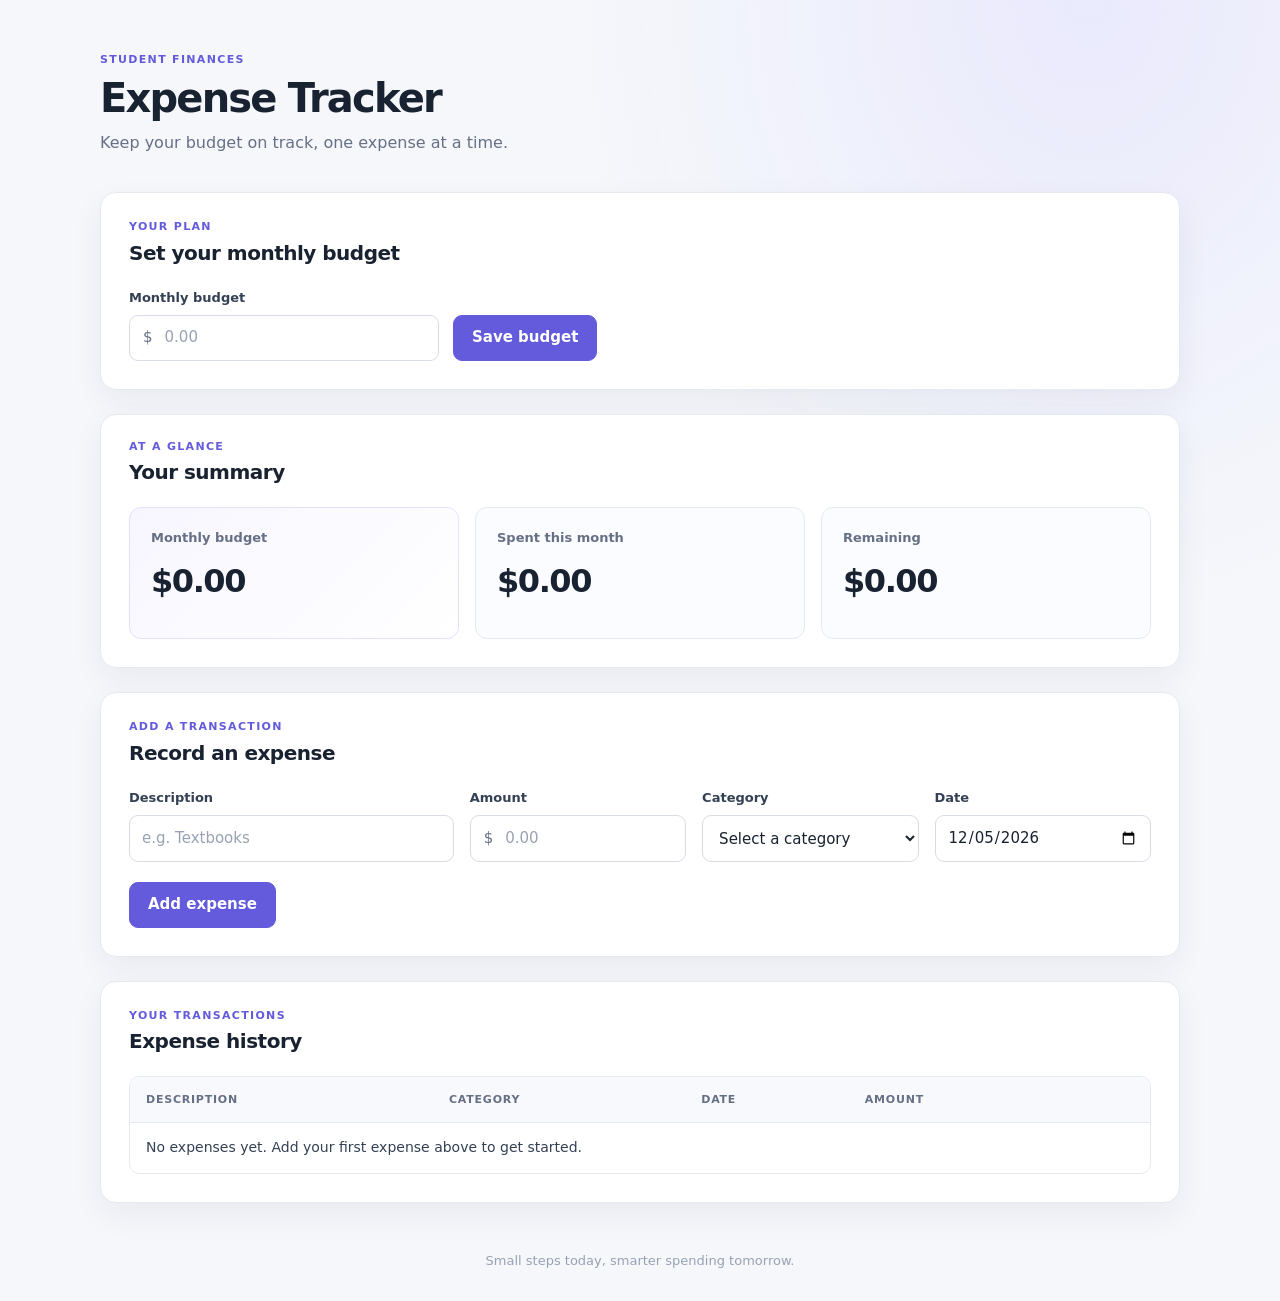
<file: budget_planner/index.html>
<!doctype html>
<html lang="en">
  <head>
    <meta charset="utf-8">
    <meta name="viewport" content="width=device-width, initial-scale=1">
    <meta name="description" content="Track your student budget, expenses, and spending history.">
    <title>Student Expense Tracker</title>
    <link rel="stylesheet" href="style.css">
    <script src="script.js" defer></script>
  </head>
  <body>
    <header class="site-header">
      <div class="container">
        <p class="eyebrow">STUDENT FINANCES</p>
        <h1>Expense Tracker</h1>
        <p>Keep your budget on track, one expense at a time.</p>
      </div>
    </header>

    <main class="container">
      <p class="tracker-status" id="tracker-status" role="status" aria-live="polite" aria-atomic="true"></p>

      <section class="panel" aria-labelledby="budget-heading">
        <div class="section-heading">
          <div>
            <p class="eyebrow">YOUR PLAN</p>
            <h2 id="budget-heading">Set your monthly budget</h2>
          </div>
        </div>
        <form id="budget-form">
          <div class="form-row">
            <div class="form-field">
              <label for="monthly-budget">Monthly budget</label>
              <div class="input-with-prefix">
                <span aria-hidden="true">$</span>
                <input
                  id="monthly-budget"
                  name="budget"
                  type="number"
                  min="0.01"
                  step="0.01"
                  placeholder="0.00"
                  inputmode="decimal"
                  required
                >
              </div>
            </div>
            <button type="submit">Save budget</button>
          </div>
        </form>
      </section>

      <section class="summary-section" aria-labelledby="summary-heading">
        <div class="section-heading">
          <div>
            <p class="eyebrow">AT A GLANCE</p>
            <h2 id="summary-heading">Your summary</h2>
          </div>
        </div>
        <div class="summary-grid">
          <article class="summary-card">
            <h3>Monthly budget</h3>
            <p class="summary-amount" id="summary-budget" aria-live="polite">$0.00</p>
          </article>
          <article class="summary-card">
            <h3>Spent this month</h3>
            <p class="summary-amount" id="summary-spent" aria-live="polite">$0.00</p>
          </article>
          <article class="summary-card">
            <h3>Remaining</h3>
            <p class="summary-amount" id="summary-remaining" aria-live="polite">$0.00</p>
          </article>
        </div>
      </section>

      <section class="panel" aria-labelledby="expense-heading">
        <div class="section-heading">
          <div>
            <p class="eyebrow">ADD A TRANSACTION</p>
            <h2 id="expense-heading">Record an expense</h2>
          </div>
        </div>
        <form id="expense-form">
          <div class="form-grid">
            <div class="form-field">
              <label for="expense-description">Description</label>
              <input
                id="expense-description"
                name="description"
                type="text"
                placeholder="e.g. Textbooks"
                autocomplete="off"
                required
              >
            </div>
            <div class="form-field">
              <label for="expense-amount">Amount</label>
              <div class="input-with-prefix">
                <span aria-hidden="true">$</span>
                <input
                  id="expense-amount"
                  name="amount"
                  type="number"
                  min="0.01"
                  step="0.01"
                  placeholder="0.00"
                  inputmode="decimal"
                  required
                >
              </div>
            </div>
            <div class="form-field">
              <label for="expense-category">Category</label>
              <select id="expense-category" name="category" required>
                <option value="" disabled selected>Select a category</option>
                <option value="books">Books &amp; supplies</option>
                <option value="food">Food</option>
                <option value="housing">Housing</option>
                <option value="transportation">Transportation</option>
                <option value="tuition">Tuition &amp; fees</option>
                <option value="other">Other</option>
              </select>
            </div>
            <div class="form-field">
              <label for="expense-date">Date</label>
              <input id="expense-date" name="date" type="date" required>
            </div>
          </div>
          <button type="submit">Add expense</button>
        </form>
      </section>

      <section class="panel" aria-labelledby="history-heading">
        <div class="section-heading">
          <div>
            <p class="eyebrow">YOUR TRANSACTIONS</p>
            <h2 id="history-heading">Expense history</h2>
          </div>
        </div>
        <div class="table-wrapper">
          <table>
            <caption class="visually-hidden">Your recorded expenses</caption>
            <thead>
              <tr>
                <th scope="col">Description</th>
                <th scope="col">Category</th>
                <th scope="col">Date</th>
                <th scope="col">Amount</th>
                <th scope="col"><span class="visually-hidden">Actions</span></th>
              </tr>
            </thead>
            <tbody id="expense-list">
              <tr id="empty-state">
                <td colspan="5">No expenses yet. Add your first expense above to get started.</td>
              </tr>
            </tbody>
          </table>
        </div>
      </section>
    </main>

    <footer class="site-footer">
      <div class="container">
        <p>Small steps today, smarter spending tomorrow.</p>
      </div>
    </footer>
  </body>
</html>
</file>
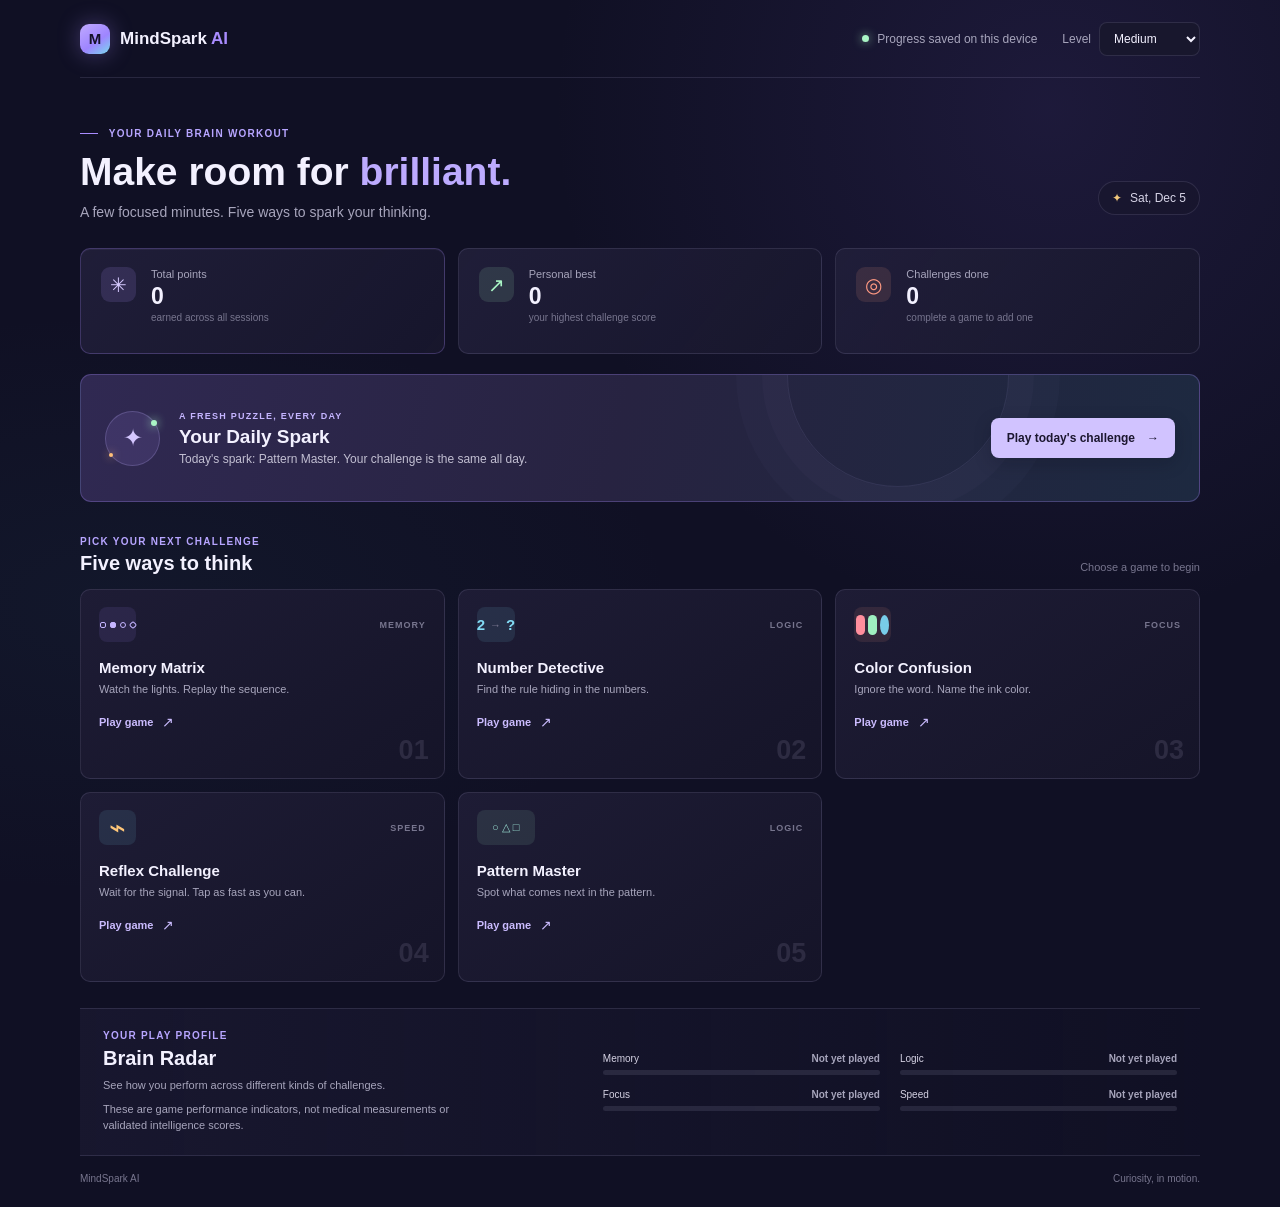
<file: mindspark game/index.html>
<!DOCTYPE html>
<html lang="en">
<head>
	<meta charset="UTF-8">
	<meta name="viewport" content="width=device-width, initial-scale=1.0">
	<meta name="theme-color" content="#101024">
	<title>MindSpark AI | Brain Training Challenge</title>
	<link rel="stylesheet" href="style.css">
	<script src="script.js" defer></script>
</head>
<body>
	<div class="app-shell">
		<header class="topbar">
			<a class="brand" href="#dashboard" aria-label="MindSpark AI home">
				<span class="brand-mark" aria-hidden="true">M</span>
				<span>MindSpark <span class="brand-accent">AI</span></span>
			</a>
			<div class="topbar-right">
				<span class="local-label"><span class="status-dot"></span> Progress saved on this device</span>
				<label class="difficulty-control" for="difficultySelect">
					<span>Level</span>
					<select id="difficultySelect" aria-label="Challenge difficulty">
						<option value="easy">Easy</option>
						<option value="medium" selected>Medium</option>
						<option value="hard">Hard</option>
					</select>
				</label>
			</div>
		</header>

		<main id="dashboard" class="dashboard-view">
			<section class="welcome-row" aria-labelledby="welcomeTitle">
				<div>
					<p class="eyebrow"><span class="eyebrow-line"></span> YOUR DAILY BRAIN WORKOUT</p>
					<h1 id="welcomeTitle">Make room for <span>brilliant.</span></h1>
					<p class="welcome-copy">A few focused minutes. Five ways to spark your thinking.</p>
				</div>
				<div class="date-chip"><span class="date-spark" aria-hidden="true">✦</span><span id="todayLabel">Today</span></div>
			</section>

			<section class="stats-grid" aria-label="Your progress">
				<article class="stat-card stat-card-primary">
					<span class="stat-icon" aria-hidden="true">✳</span>
					<div><p>Total points</p><strong id="totalPoints">0</strong><span class="stat-caption">earned across all sessions</span></div>
				</article>
				<article class="stat-card">
					<span class="stat-icon stat-icon-lime" aria-hidden="true">↗</span>
					<div><p>Personal best</p><strong id="bestScore">0</strong><span class="stat-caption">your highest challenge score</span></div>
				</article>
				<article class="stat-card">
					<span class="stat-icon stat-icon-coral" aria-hidden="true">◎</span>
					<div><p>Challenges done</p><strong id="completedCount">0</strong><span class="stat-caption">complete a game to add one</span></div>
				</article>
			</section>

			<section class="daily-banner" aria-labelledby="dailyTitle">
				<div class="daily-art" aria-hidden="true"><span>✦</span><i></i><b></b></div>
				<div class="daily-copy">
					<p class="eyebrow">A FRESH PUZZLE, EVERY DAY</p>
					<h2 id="dailyTitle">Your Daily Spark</h2>
					<p id="dailyDescription">A new challenge is waiting. Come back tomorrow for another.</p>
				</div>
				<button id="dailyButton" class="button button-light" type="button">Play today's challenge <span aria-hidden="true">→</span></button>
			</section>

			<div class="section-heading">
				<div><p class="eyebrow">PICK YOUR NEXT CHALLENGE</p><h2>Five ways to think</h2></div>
				<span class="section-note">Choose a game to begin</span>
			</div>

			<section class="games-grid" aria-label="Mini-games">
				<article class="game-card game-memory">
					<div class="game-card-top"><span class="game-symbol" aria-hidden="true"><i></i><i></i><i></i><i></i></span><span class="game-category">MEMORY</span></div>
					<h3>Memory Matrix</h3><p>Watch the lights. Replay the sequence.</p>
					<button class="game-launch" type="button" data-game="memory">Play game <span aria-hidden="true">↗</span></button>
					<span class="card-index">01</span>
				</article>
				<article class="game-card game-number">
					<div class="game-card-top"><span class="game-symbol number-symbol" aria-hidden="true">2<span>→</span>?</span><span class="game-category">LOGIC</span></div>
					<h3>Number Detective</h3><p>Find the rule hiding in the numbers.</p>
					<button class="game-launch" type="button" data-game="number">Play game <span aria-hidden="true">↗</span></button>
					<span class="card-index">02</span>
				</article>
				<article class="game-card game-color">
					<div class="game-card-top"><span class="game-symbol color-symbol" aria-hidden="true"><i></i><i></i><i></i></span><span class="game-category">FOCUS</span></div>
					<h3>Color Confusion</h3><p>Ignore the word. Name the ink color.</p>
					<button class="game-launch" type="button" data-game="color">Play game <span aria-hidden="true">↗</span></button>
					<span class="card-index">03</span>
				</article>
				<article class="game-card game-reflex">
					<div class="game-card-top"><span class="game-symbol reflex-symbol" aria-hidden="true">⌁</span><span class="game-category">SPEED</span></div>
					<h3>Reflex Challenge</h3><p>Wait for the signal. Tap as fast as you can.</p>
					<button class="game-launch" type="button" data-game="reflex">Play game <span aria-hidden="true">↗</span></button>
					<span class="card-index">04</span>
				</article>
				<article class="game-card game-pattern">
					<div class="game-card-top"><span class="game-symbol pattern-symbol" aria-hidden="true">○ △ □</span><span class="game-category">LOGIC</span></div>
					<h3>Pattern Master</h3><p>Spot what comes next in the pattern.</p>
					<button class="game-launch" type="button" data-game="pattern">Play game <span aria-hidden="true">↗</span></button>
					<span class="card-index">05</span>
				</article>
			</section>

			<section class="radar-section" aria-labelledby="radarTitle">
				<div class="radar-intro"><p class="eyebrow">YOUR PLAY PROFILE</p><h2 id="radarTitle">Brain Radar</h2><p>See how you perform across different kinds of challenges.</p><p class="radar-note">These are game performance indicators, not medical measurements or validated intelligence scores.</p></div>
				<div class="radar-metrics" id="radarMetrics" aria-label="Performance by skill"></div>
			</section>
			<footer class="page-footer"><span>MindSpark AI</span><span>Curiosity, in motion.</span></footer>
		</main>

		<main id="gameView" class="game-view" hidden>
			<div id="gameContent"></div>
		</main>
	</div>
</body>
</html>
</file>
<file: budget_planner/style.css>
:root {
  color-scheme: light;
  font-family: Inter, ui-sans-serif, system-ui, -apple-system, BlinkMacSystemFont, "Segoe UI", sans-serif;
  color: #182230;
  background: #f5f7fb;
  font-synthesis: none;
  text-rendering: optimizeLegibility;

  --color-primary: #635bdb;
  --color-primary-dark: #4f46c8;
  --color-ink: #182230;
  --color-muted: #667085;
  --color-border: #e6e9f0;
  --color-surface: #ffffff;
  --shadow-card: 0 12px 32px rgb(26 38 68 / 6%);
}

* {
  box-sizing: border-box;
}

body {
  min-width: 320px;
  min-height: 100vh;
  margin: 0;
  background:
    radial-gradient(ellipse at 85% 0%, rgb(220 218 255 / 45%), transparent 32rem),
    #f5f7fb;
  color: var(--color-ink);
  font-size: 15px;
  line-height: 1.55;
}

button,
input,
select {
  font: inherit;
}

.container {
  width: min(100% - 48px, 1080px);
  margin-inline: auto;
}

.site-header {
  padding: 52px 0 36px;
}

.site-header .container {
  position: relative;
}

.eyebrow {
  margin: 0 0 8px;
  color: var(--color-primary);
  font-size: 11px;
  font-weight: 750;
  letter-spacing: 0.12em;
  line-height: 1.4;
}

.site-header h1 {
  margin: 0;
  font-size: clamp(30px, 4vw, 40px);
  font-weight: 750;
  letter-spacing: -0.045em;
  line-height: 1.15;
}

.site-header .container > p:last-child {
  margin: 10px 0 0;
  color: var(--color-muted);
  font-size: 16px;
}

main.container {
  display: grid;
  gap: 24px;
  padding-bottom: 48px;
}

.tracker-status {
  margin: 0;
  padding: 0;
  color: var(--color-muted);
  font-size: 14px;
}

.tracker-status:empty {
  display: none;
}

.tracker-status[data-state="error"] {
  color: #b42318;
}

.tracker-status[data-state="success"] {
  color: #067647;
}

.panel,
.summary-section {
  border: 1px solid var(--color-border);
  border-radius: 16px;
  background: var(--color-surface);
  box-shadow: var(--shadow-card);
}

.panel {
  padding: 26px 28px 28px;
}

.summary-section {
  padding: 24px 28px 28px;
}

.section-heading {
  display: flex;
  align-items: center;
  justify-content: space-between;
  gap: 16px;
  margin-bottom: 22px;
}

.section-heading .eyebrow {
  margin-bottom: 5px;
}

.section-heading h2 {
  margin: 0;
  font-size: 20px;
  font-weight: 700;
  letter-spacing: -0.025em;
  line-height: 1.3;
}

.form-row {
  display: flex;
  align-items: end;
  gap: 14px;
}

.form-field {
  display: grid;
  min-width: 0;
  gap: 7px;
}

.form-field label {
  color: #344054;
  font-size: 13px;
  font-weight: 650;
}

input,
select {
  width: 100%;
  min-height: 46px;
  border: 1px solid #d7dce5;
  border-radius: 9px;
  outline: none;
  background-color: #fff;
  color: var(--color-ink);
  transition: border-color 150ms ease, box-shadow 150ms ease;
}

input {
  padding: 10px 12px;
}

select {
  padding: 10px 36px 10px 12px;
}

input::placeholder {
  color: #98a2b3;
}

input:focus,
select:focus {
  border-color: var(--color-primary);
  box-shadow: 0 0 0 3px rgb(99 91 219 / 14%);
}

.input-with-prefix {
  display: flex;
  min-height: 46px;
  align-items: center;
  border: 1px solid #d7dce5;
  border-radius: 9px;
  background: #fff;
  transition: border-color 150ms ease, box-shadow 150ms ease;
}

.input-with-prefix:focus-within {
  border-color: var(--color-primary);
  box-shadow: 0 0 0 3px rgb(99 91 219 / 14%);
}

.input-with-prefix > span {
  padding-left: 13px;
  color: #667085;
}

.input-with-prefix input {
  min-height: 44px;
  border: 0;
  box-shadow: none;
}

button {
  display: inline-flex;
  min-height: 46px;
  flex: 0 0 auto;
  align-items: center;
  justify-content: center;
  padding: 10px 18px;
  border: 1px solid var(--color-primary);
  border-radius: 9px;
  background: var(--color-primary);
  color: #fff;
  font-weight: 650;
  cursor: pointer;
  transition: background-color 150ms ease, border-color 150ms ease, transform 150ms ease;
}

button:hover {
  transform: translateY(-1px);
  border-color: var(--color-primary-dark);
  background: var(--color-primary-dark);
}

button:focus-visible {
  outline: 3px solid rgb(99 91 219 / 30%);
  outline-offset: 2px;
}

.delete-button {
  min-height: 36px;
  padding: 6px 11px;
  border-color: #fecdca;
  background: #fff;
  color: #b42318;
  font-size: 13px;
}

.delete-button:hover {
  border-color: #fda29b;
  background: #fef3f2;
  color: #912018;
}

#budget-form .form-field {
  width: min(100%, 310px);
}

.summary-grid {
  display: grid;
  grid-template-columns: repeat(3, minmax(0, 1fr));
  gap: 16px;
}

.summary-card {
  min-height: 132px;
  padding: 20px 21px;
  border: 1px solid var(--color-border);
  border-radius: 12px;
  background: #fbfcff;
}

.summary-card:first-child {
  border-color: #e2e0ff;
  background: linear-gradient(135deg, #f7f6ff, #fff);
}

.summary-card h3 {
  margin: 0;
  color: var(--color-muted);
  font-size: 13px;
  font-weight: 600;
}

.summary-amount {
  margin: 14px 0 0;
  color: var(--color-ink);
  font-size: clamp(25px, 3vw, 32px);
  font-weight: 750;
  letter-spacing: -0.045em;
  line-height: 1.2;
  font-variant-numeric: tabular-nums;
}

.form-grid {
  display: grid;
  grid-template-columns: 1.5fr 1fr 1fr 1fr;
  gap: 16px;
  margin-bottom: 20px;
}

.table-wrapper {
  overflow-x: auto;
  border: 1px solid var(--color-border);
  border-radius: 10px;
}

table {
  width: 100%;
  border-collapse: collapse;
  text-align: left;
}

thead {
  background: #f8f9fc;
}

th,
td {
  padding: 14px 16px;
  border-bottom: 1px solid var(--color-border);
}

th {
  color: #667085;
  font-size: 11px;
  font-weight: 700;
  letter-spacing: 0.07em;
  text-transform: uppercase;
  white-space: nowrap;
}

td {
  color: #344054;
  font-size: 14px;
}

tbody tr:last-child td {
  border-bottom: 0;
}

#empty-state td {
  padding: 34px 16px;
  color: var(--color-muted);
  text-align: center;
}

.visually-hidden {
  position: absolute;
  width: 1px;
  height: 1px;
  overflow: hidden;
  clip: rect(0, 0, 0, 0);
  white-space: nowrap;
  clip-path: inset(50%);
}

.site-footer {
  padding: 0 0 30px;
  color: #98a2b3;
  font-size: 13px;
  text-align: center;
}

.site-footer p {
  margin: 0;
}

@media (max-width: 760px) {
  .site-header {
    padding-top: 38px;
  }

  .form-grid {
    grid-template-columns: repeat(2, minmax(0, 1fr));
  }
}

@media (max-width: 520px) {
  .container {
    width: min(100% - 32px, 1080px);
  }

  .site-header {
    padding: 34px 0 26px;
  }

  main.container {
    gap: 16px;
    padding-bottom: 32px;
  }

  .panel,
  .summary-section {
    padding: 21px 18px;
    border-radius: 13px;
  }

  .summary-grid {
    grid-template-columns: 1fr;
    gap: 10px;
  }

  .summary-card {
    min-height: auto;
    padding: 16px 18px;
  }

  .summary-amount {
    margin-top: 7px;
    font-size: 27px;
  }

  .form-grid {
    grid-template-columns: 1fr;
    gap: 14px;
  }

  .form-row {
    align-items: stretch;
    flex-direction: column;
  }

  #budget-form .form-field {
    width: 100%;
  }

  button {
    width: 100%;
  }

  .delete-button {
    width: auto;
  }
}

@media (prefers-reduced-motion: reduce) {
  *,
  *::before,
  *::after {
    scroll-behavior: auto !important;
    transition-duration: 0.01ms !important;
  }
}
</file>
<file: mindspark game/style.css>
:root {
	color-scheme: dark;
	--ink: #f3f1ff;
	--muted: #a7a5bc;
	--soft: #77758e;
	--surface: #18172d;
	--surface-raised: #211f3a;
	--line: rgba(209, 205, 255, .12);
	--purple: #a98cff;
	--mint: #a9f5c5;
	--coral: #ff9a83;
	--cyan: #83dcf5;
	--page: #101024;
	font-family: "DM Sans", sans-serif;
	background: var(--page);
	color: var(--ink);
	font-synthesis: none;
	text-rendering: optimizeLegibility;
}

* { box-sizing: border-box; }
body {
	min-width: 320px;
	min-height: 100vh;
	margin: 0;
	background:
		radial-gradient(ellipse at 82% 9%, rgba(86, 66, 153, .19), transparent 31rem),
		radial-gradient(ellipse at 9% 50%, rgba(41, 96, 114, .09), transparent 35rem),
		var(--page);
}
button, select { font: inherit; }
button { color: inherit; }
button:focus-visible, select:focus-visible, a:focus-visible { outline: 3px solid var(--cyan); outline-offset: 3px; }
[hidden] { display: none !important; }
.app-shell { width: min(1120px, calc(100% - 48px)); margin: 0 auto; }
.topbar { height: 78px; display: flex; justify-content: space-between; align-items: center; border-bottom: 1px solid var(--line); }
.brand { display: inline-flex; gap: 10px; align-items: center; color: var(--ink); text-decoration: none; font: 800 17px Manrope, sans-serif; letter-spacing: 0; }
.brand-mark { width: 30px; height: 30px; display: grid; place-items: center; color: #14112a; background: linear-gradient(145deg, #c0aaff, #9e85ff 58%, #79d9ee); border-radius: 9px; font-size: 15px; box-shadow: 0 0 22px rgba(169, 140, 255, .35); }
.brand-accent { color: var(--purple); }
.topbar-right { display: flex; gap: 25px; align-items: center; }
.local-label { display: flex; align-items: center; gap: 8px; color: var(--muted); font-size: 12px; }
.status-dot { width: 7px; height: 7px; border-radius: 50%; background: var(--mint); box-shadow: 0 0 10px rgba(169, 245, 197, .7); }
.difficulty-control { display: flex; align-items: center; gap: 8px; color: var(--muted); font-size: 12px; }
.difficulty-control select { padding: 8px 26px 8px 10px; border: 1px solid var(--line); border-radius: 8px; color: var(--ink); background: var(--surface); }
.dashboard-view { animation: enter .45s ease both; }
.welcome-row { min-height: 170px; padding: 37px 0 28px; display: flex; justify-content: space-between; align-items: flex-end; }
.eyebrow { margin: 0 0 11px; color: #b7a5ff; font-size: 10px; font-weight: 700; letter-spacing: 1.25px; }
.eyebrow-line { display: inline-block; width: 18px; height: 1px; margin: 0 7px 3px 0; background: var(--purple); }
h1, h2, h3, p { margin-top: 0; }
h1, h2, h3 { font-family: Manrope, sans-serif; letter-spacing: 0; }
h1 { margin-bottom: 9px; font-size: clamp(29px, 4vw, 39px); line-height: 1.15; }
h1 span { color: #bdabff; }
.welcome-copy { margin-bottom: 0; color: var(--muted); font-size: 14px; }
.date-chip { margin-bottom: 5px; padding: 9px 13px; display: flex; gap: 8px; align-items: center; border: 1px solid var(--line); border-radius: 999px; color: #d7d4e7; background: rgba(24, 23, 45, .64); font-size: 12px; }
.date-spark { color: #f0c77b; }
.stats-grid { display: grid; grid-template-columns: repeat(3, 1fr); gap: 13px; }
.stat-card { min-height: 106px; padding: 18px 20px; display: flex; align-items: flex-start; gap: 15px; border: 1px solid var(--line); border-radius: 10px; background: linear-gradient(130deg, rgba(33, 31, 58, .92), rgba(24, 23, 45, .88)); }
.stat-card-primary { border-color: rgba(169, 140, 255, .26); box-shadow: inset 0 1px rgba(205, 187, 255, .06); }
.stat-icon { width: 35px; height: 35px; flex: 0 0 35px; display: grid; place-items: center; border-radius: 9px; color: #d6caff; background: rgba(169, 140, 255, .15); font-size: 20px; }
.stat-icon-lime { color: var(--mint); background: rgba(169, 245, 197, .12); }
.stat-icon-coral { color: var(--coral); background: rgba(255, 154, 131, .12); }
.stat-card p { margin: 1px 0 3px; color: var(--muted); font-size: 11px; }
.stat-card strong { display: block; font: 700 23px Manrope, sans-serif; }
.stat-caption { display: block; margin-top: 2px; color: var(--soft); font-size: 10px; }
.daily-banner { min-height: 128px; margin: 20px 0 34px; padding: 19px 24px; display: flex; align-items: center; gap: 19px; position: relative; overflow: hidden; border: 1px solid rgba(169, 140, 255, .28); border-radius: 11px; background: linear-gradient(105deg, #302952 0%, #272341 48%, #1d2940 100%); }
.daily-banner::after { content: ""; width: 220px; height: 220px; position: absolute; right: 190px; top: -110px; border: 1px solid rgba(197, 181, 255, .1); border-radius: 50%; box-shadow: 0 0 0 25px rgba(197, 181, 255, .025), 0 0 0 51px rgba(197, 181, 255, .02); pointer-events: none; }
.daily-art { width: 55px; height: 55px; flex: 0 0 55px; position: relative; display: grid; place-items: center; color: #d4c6ff; border: 1px solid rgba(197, 181, 255, .22); border-radius: 50%; background: rgba(169, 140, 255, .12); font-size: 24px; }
.daily-art i, .daily-art b { position: absolute; width: 6px; height: 6px; border-radius: 50%; background: var(--mint); box-shadow: 0 0 10px var(--mint); }
.daily-art i { right: 2px; top: 8px; }.daily-art b { left: 3px; bottom: 8px; width: 4px; height: 4px; background: #ffbf78; box-shadow: 0 0 9px #ffbf78; }
.daily-copy { flex: 1; position: relative; z-index: 1; }
.daily-copy .eyebrow { margin-bottom: 5px; color: #c5b5ff; font-size: 9px; }
.daily-copy h2 { margin: 0 0 4px; font-size: 19px; }
.daily-copy > p:last-child { margin-bottom: 0; color: #c2bfd2; font-size: 12px; }
.button { min-height: 40px; padding: 0 16px; display: inline-flex; align-items: center; justify-content: center; gap: 12px; border: 0; border-radius: 8px; cursor: pointer; font-size: 12px; font-weight: 700; transition: transform .18s ease, box-shadow .18s ease, background .18s ease; }
.button:hover, .game-launch:hover { transform: translateY(-2px); }
.button-light { position: relative; z-index: 1; color: #1c1730; background: #d1c3ff; box-shadow: 0 5px 18px rgba(12, 9, 25, .2); }
.button-light:hover { background: #e0d7ff; box-shadow: 0 7px 22px rgba(12, 9, 25, .28); }
.section-heading { margin-bottom: 14px; display: flex; justify-content: space-between; align-items: flex-end; }
.section-heading .eyebrow { margin-bottom: 5px; }
.section-heading h2, .radar-intro h2 { margin: 0; font-size: 20px; }
.section-note { margin-bottom: 2px; color: var(--soft); font-size: 11px; }
.games-grid { display: grid; grid-template-columns: repeat(3, minmax(0, 1fr)); gap: 13px; }
.game-card { min-height: 190px; padding: 17px 18px 15px; position: relative; overflow: hidden; border: 1px solid var(--line); border-radius: 10px; background: linear-gradient(145deg, rgba(31, 29, 54, .96), rgba(22, 21, 41, .96)); transition: border-color .2s ease, transform .2s ease; }
.game-card:hover { transform: translateY(-3px); border-color: rgba(187, 169, 255, .38); }
.game-card-top { display: flex; align-items: center; justify-content: space-between; }
.game-symbol { height: 35px; min-width: 37px; display: inline-flex; align-items: center; justify-content: center; gap: 4px; color: #c5b5ff; border-radius: 8px; background: rgba(169, 140, 255, .1); font-size: 15px; }
.game-symbol i { width: 6px; height: 6px; border: 1.5px solid currentColor; border-radius: 2px; }
.game-symbol i:nth-child(2) { background: currentColor; }.game-symbol i:nth-child(3) { border-radius: 50%; }.game-symbol i:nth-child(4) { transform: rotate(45deg); }
.number-symbol { gap: 5px; color: var(--cyan); font-weight: 700; }.number-symbol span { color: var(--soft); font-size: 11px; }
.color-symbol { gap: 3px; }.color-symbol i { width: 9px; height: 20px; border: 0; border-radius: 5px; background: #ff8e9d; }.color-symbol i:nth-child(2) { background: #9ff0c0; }.color-symbol i:nth-child(3) { background: #78cce9; }
.reflex-symbol { color: #ffc779; font-size: 28px; }.pattern-symbol { min-width: 58px; color: #9be0d4; font-size: 11px; }
.game-category { color: var(--soft); font-size: 9px; font-weight: 700; letter-spacing: 1px; }
.game-card h3 { margin: 17px 0 5px; font-size: 15px; }
.game-card > p { max-width: 230px; margin-bottom: 14px; color: var(--muted); font-size: 11px; line-height: 1.5; }
.game-launch { padding: 0; display: inline-flex; gap: 9px; align-items: center; border: 0; color: #cbbcff; background: transparent; cursor: pointer; font-size: 11px; font-weight: 700; transition: transform .18s ease; }
.game-launch span { font-size: 14px; }
.card-index { position: absolute; right: 15px; bottom: 12px; color: rgba(210, 205, 237, .12); font: 800 27px Manrope, sans-serif; }
.game-number .game-symbol, .game-reflex .game-symbol { background: rgba(131, 220, 245, .1); }.game-color .game-symbol { background: rgba(255, 154, 131, .1); }.game-pattern .game-symbol { background: rgba(169, 245, 197, .1); }
.radar-section { margin: 26px 0 0; padding: 21px 23px; display: grid; grid-template-columns: .9fr 1.1fr; gap: 30px; border-top: 1px solid var(--line); border-bottom: 1px solid var(--line); background: linear-gradient(90deg, rgba(33, 31, 58, .48), rgba(24, 23, 45, .08)); }
.radar-intro .eyebrow { margin-bottom: 6px; }.radar-intro > p:not(.eyebrow) { margin: 7px 0 0; color: var(--muted); font-size: 11px; line-height: 1.5; }.radar-intro .radar-note { max-width: 375px; color: var(--soft); font-size: 10px; }
.radar-metrics { display: grid; grid-template-columns: repeat(2, minmax(0, 1fr)); gap: 14px 20px; align-content: center; }
.radar-metric { min-width: 0; }.radar-metric-head { margin-bottom: 6px; display: flex; justify-content: space-between; color: #d5d2e3; font-size: 10px; }.radar-metric-head strong { color: var(--muted); font-weight: 600; }
.meter-track { height: 5px; overflow: hidden; border-radius: 99px; background: rgba(224, 219, 255, .1); }.meter-fill { width: 0; height: 100%; border-radius: inherit; background: linear-gradient(90deg, #a98cff, #80d7ec); transition: width .45s ease; }
.radar-metric:nth-child(2) .meter-fill { background: linear-gradient(90deg, #81d8bb, #c5ef9e); }.radar-metric:nth-child(3) .meter-fill { background: linear-gradient(90deg, #ff9a83, #f8cb85); }.radar-metric:nth-child(4) .meter-fill { background: linear-gradient(90deg, #83b9f5, #a98cff); }
.page-footer { padding: 17px 0 23px; display: flex; justify-content: space-between; color: var(--soft); font-size: 10px; }

.game-view { min-height: calc(100vh - 78px); padding: 30px 0 45px; animation: enter .35s ease both; }
.game-header { display: flex; justify-content: space-between; align-items: center; gap: 15px; }
.text-button { padding: 8px 0; border: 0; color: var(--muted); background: transparent; cursor: pointer; font-size: 12px; }.text-button:hover { color: var(--ink); }
.game-header-actions { display: flex; gap: 12px; align-items: center; }
.game-title-block { text-align: center; }.game-title-block .eyebrow { margin-bottom: 5px; }.game-title-block h1 { margin: 0; font-size: 25px; }
.session-stats { max-width: 690px; margin: 26px auto 13px; display: grid; grid-template-columns: repeat(3, 1fr); gap: 10px; }
.session-stat { padding: 12px 15px; border: 1px solid var(--line); border-radius: 9px; background: rgba(24, 23, 45, .8); }.session-stat span { display: block; color: var(--soft); font-size: 10px; }.session-stat strong { display: block; margin-top: 4px; font: 700 17px Manrope, sans-serif; }
.progress-wrap { max-width: 690px; margin: 0 auto 18px; }.progress-label { margin-bottom: 7px; display: flex; justify-content: space-between; color: var(--muted); font-size: 10px; }.progress-track { height: 5px; overflow: hidden; border-radius: 99px; background: rgba(224, 219, 255, .1); }.progress-fill { width: 0; height: 100%; border-radius: inherit; background: linear-gradient(90deg, #9d7cff, #7be0ce); transition: width .35s ease; }
.challenge-panel { max-width: 690px; min-height: 370px; margin: 0 auto; padding: 28px; border: 1px solid rgba(193, 179, 255, .18); border-radius: 12px; background: radial-gradient(ellipse at 50% 0, rgba(98, 76, 158, .17), transparent 55%), linear-gradient(145deg, #1d1b35, #17162b); box-shadow: 0 15px 55px rgba(0, 0, 0, .18); }
.challenge-prompt { min-height: 72px; display: grid; align-content: center; text-align: center; }.challenge-prompt h2 { margin: 0 0 7px; font-size: 18px; }.challenge-prompt p { margin: 0; color: var(--muted); font-size: 12px; }
.answer-area { min-height: 205px; margin-top: 20px; display: grid; place-items: center; align-content: center; }.answer-grid { width: min(100%, 340px); display: grid; gap: 9px; }.answer-grid.tiles { width: min(100%, 340px); aspect-ratio: 1; }.answer-grid.memory-grid { grid-template-columns: repeat(var(--grid-size), 1fr); }
.tile-button { min-width: 0; aspect-ratio: 1; border: 1px solid rgba(199, 186, 255, .19); border-radius: 8px; background: rgba(131, 117, 184, .12); cursor: pointer; transition: background .12s, transform .12s, box-shadow .12s; }.tile-button:hover:not(:disabled) { background: rgba(169, 140, 255, .26); }.tile-button.is-lit { transform: scale(.94); border-color: #cabaff; background: #b29aff; box-shadow: 0 0 22px rgba(169, 140, 255, .72); }.tile-button:disabled { cursor: default; }
.choice-grid { width: min(100%, 470px); display: grid; grid-template-columns: repeat(2, minmax(0, 1fr)); gap: 10px; }.choice-button { min-height: 48px; padding: 10px; border: 1px solid rgba(199, 186, 255, .17); border-radius: 8px; color: #e8e5f5; background: rgba(131, 117, 184, .1); cursor: pointer; font-size: 14px; font-weight: 600; transition: border-color .15s, background .15s, transform .15s; }.choice-button:hover:not(:disabled) { transform: translateY(-1px); border-color: rgba(193, 179, 255, .55); background: rgba(169, 140, 255, .14); }.choice-button:disabled { cursor: default; opacity: .76; }
.sequence-text { padding: 18px 10px; color: #f5f0ff; font: 700 clamp(20px, 4vw, 29px) Manrope, sans-serif; letter-spacing: 0; text-align: center; }.color-word { font: 800 35px Manrope, sans-serif; }.color-choice { display: flex; gap: 9px; align-items: center; justify-content: center; }.color-swatch { width: 15px; height: 15px; border-radius: 50%; box-shadow: 0 0 10px currentColor; }
.reflex-zone { width: min(100%, 420px); min-height: 205px; display: grid; place-items: center; border: 1px dashed rgba(199, 186, 255, .18); border-radius: 10px; background: rgba(14, 14, 29, .28); }.reflex-wait { max-width: 250px; color: var(--muted); text-align: center; font-size: 13px; line-height: 1.7; }.reflex-target { width: 112px; height: 112px; border: 0; border-radius: 50%; color: #10251c; background: radial-gradient(circle at 35% 30%, #d2ffe3, #88edb3 58%, #55c98b); box-shadow: 0 0 0 12px rgba(113, 227, 159, .1), 0 0 42px rgba(113, 227, 159, .45); cursor: pointer; font-size: 14px; font-weight: 800; animation: targetPop .22s ease-out; }.reflex-target:hover { transform: scale(1.04); }
.feedback { min-height: 24px; margin: 13px 0 0; color: var(--muted); text-align: center; font-size: 12px; }.feedback.is-correct { color: var(--mint); }.feedback.is-wrong { color: #ff9a9f; }
.result-panel { max-width: 690px; margin: 45px auto 0; padding: 34px 28px; border: 1px solid rgba(193, 179, 255, .2); border-radius: 12px; text-align: center; background: radial-gradient(ellipse at 50% 0, rgba(98, 76, 158, .2), transparent 58%), #1a192f; }.result-mark { width: 58px; height: 58px; margin: 0 auto 17px; display: grid; place-items: center; border-radius: 50%; color: #1d1730; background: linear-gradient(145deg, #cebfff, #8ee4d0); font-size: 27px; }.result-panel .eyebrow { margin-bottom: 7px; }.result-panel h1 { margin-bottom: 8px; font-size: 29px; }.result-panel > p { color: var(--muted); font-size: 13px; }.result-score { margin: 23px 0; font: 800 38px Manrope, sans-serif; }.result-score span { display: block; margin-top: 3px; color: var(--soft); font: 500 10px "DM Sans", sans-serif; }.result-summary { margin: 0 auto 25px; display: flex; justify-content: center; gap: 30px; color: var(--muted); font-size: 11px; }.result-summary strong { display: block; margin-bottom: 4px; color: var(--ink); font: 700 16px Manrope, sans-serif; }.result-actions { display: flex; justify-content: center; gap: 10px; }.button-primary { color: #171328; background: #c7b7ff; }.button-secondary { border: 1px solid var(--line); color: var(--ink); background: transparent; }

@keyframes enter { from { opacity: 0; transform: translateY(6px); } to { opacity: 1; transform: translateY(0); } }
@keyframes targetPop { from { opacity: .2; transform: scale(.65); } to { opacity: 1; transform: scale(1); } }
@media (max-width: 760px) {
	.app-shell { width: min(100% - 32px, 620px); }.local-label { display: none; }
	.welcome-row { min-height: 150px; }.stats-grid { gap: 8px; }.stat-card { padding: 14px 12px; gap: 9px; }.stat-icon { width: 30px; height: 30px; flex-basis: 30px; }.stat-caption { font-size: 9px; }
	.games-grid { grid-template-columns: repeat(2, minmax(0, 1fr)); }.game-card { min-height: 182px; }.daily-banner { padding: 16px; gap: 12px; }.daily-art { width: 46px; height: 46px; flex-basis: 46px; }.daily-copy > p:last-child { max-width: 260px; }
	.radar-section { grid-template-columns: 1fr; gap: 17px; }.radar-metrics { gap: 13px 16px; }
}
@media (max-width: 480px) {
	.app-shell { width: calc(100% - 28px); }.topbar { height: 66px; }.brand { font-size: 15px; }.topbar-right { gap: 0; }.difficulty-control { gap: 5px; font-size: 10px; }.difficulty-control select { padding: 7px 18px 7px 7px; font-size: 11px; }
	.welcome-row { min-height: 141px; padding: 28px 0 22px; align-items: flex-start; }.welcome-copy { max-width: 255px; font-size: 12px; }.date-chip { padding: 7px 9px; font-size: 10px; }.stats-grid { gap: 6px; }.stat-card { min-height: 100px; padding: 11px 8px; display: block; }.stat-icon { width: 25px; height: 25px; margin-bottom: 7px; font-size: 15px; }.stat-card p { font-size: 9px; }.stat-card strong { font-size: 19px; }.stat-caption { font-size: 8px; line-height: 1.3; }
	.daily-banner { min-height: 142px; margin: 16px 0 27px; flex-wrap: wrap; }.daily-art { display: none; }.daily-copy { flex-basis: calc(100% - 135px); }.daily-copy h2 { font-size: 17px; }.daily-copy > p:last-child { font-size: 10px; }.button-light { min-height: 36px; padding: 0 10px; gap: 6px; font-size: 10px; }
	.section-heading h2 { font-size: 18px; }.section-note { max-width: 100px; text-align: right; font-size: 9px; }.games-grid { gap: 8px; }.game-card { min-height: 185px; padding: 13px 12px; }.game-card h3 { margin-top: 14px; font-size: 13px; }.game-card > p { font-size: 10px; }.game-launch { font-size: 10px; }.card-index { right: 9px; bottom: 8px; font-size: 22px; }
	.radar-section { margin-top: 19px; padding: 17px 13px; }.radar-intro h2 { font-size: 18px; }.radar-metrics { gap: 14px 10px; }.radar-metric-head { font-size: 9px; }
	.game-view { min-height: calc(100vh - 66px); padding-top: 20px; }.game-header { flex-wrap: wrap; }.game-title-block { order: -1; width: 100%; }.game-title-block h1 { font-size: 21px; }.game-header-actions { gap: 11px; }.text-button { font-size: 11px; }.session-stats { margin-top: 18px; gap: 6px; }.session-stat { padding: 10px 9px; }.session-stat span { font-size: 9px; }.session-stat strong { font-size: 15px; }.challenge-panel { min-height: 355px; padding: 19px 13px; }.challenge-prompt h2 { font-size: 16px; }.challenge-prompt p { font-size: 11px; }.answer-area { min-height: 195px; margin-top: 14px; }.answer-grid.tiles { width: min(100%, 290px); }.choice-grid { gap: 8px; }.choice-button { min-height: 46px; font-size: 12px; }.color-word { font-size: 30px; }.reflex-zone { min-height: 190px; }.result-panel { margin-top: 26px; padding: 28px 17px; }.result-summary { gap: 20px; }.result-actions { flex-wrap: wrap; }
}
@media (prefers-reduced-motion: reduce) { *, *::before, *::after { scroll-behavior: auto !important; animation-duration: .01ms !important; animation-iteration-count: 1 !important; transition-duration: .01ms !important; } }
</file>
